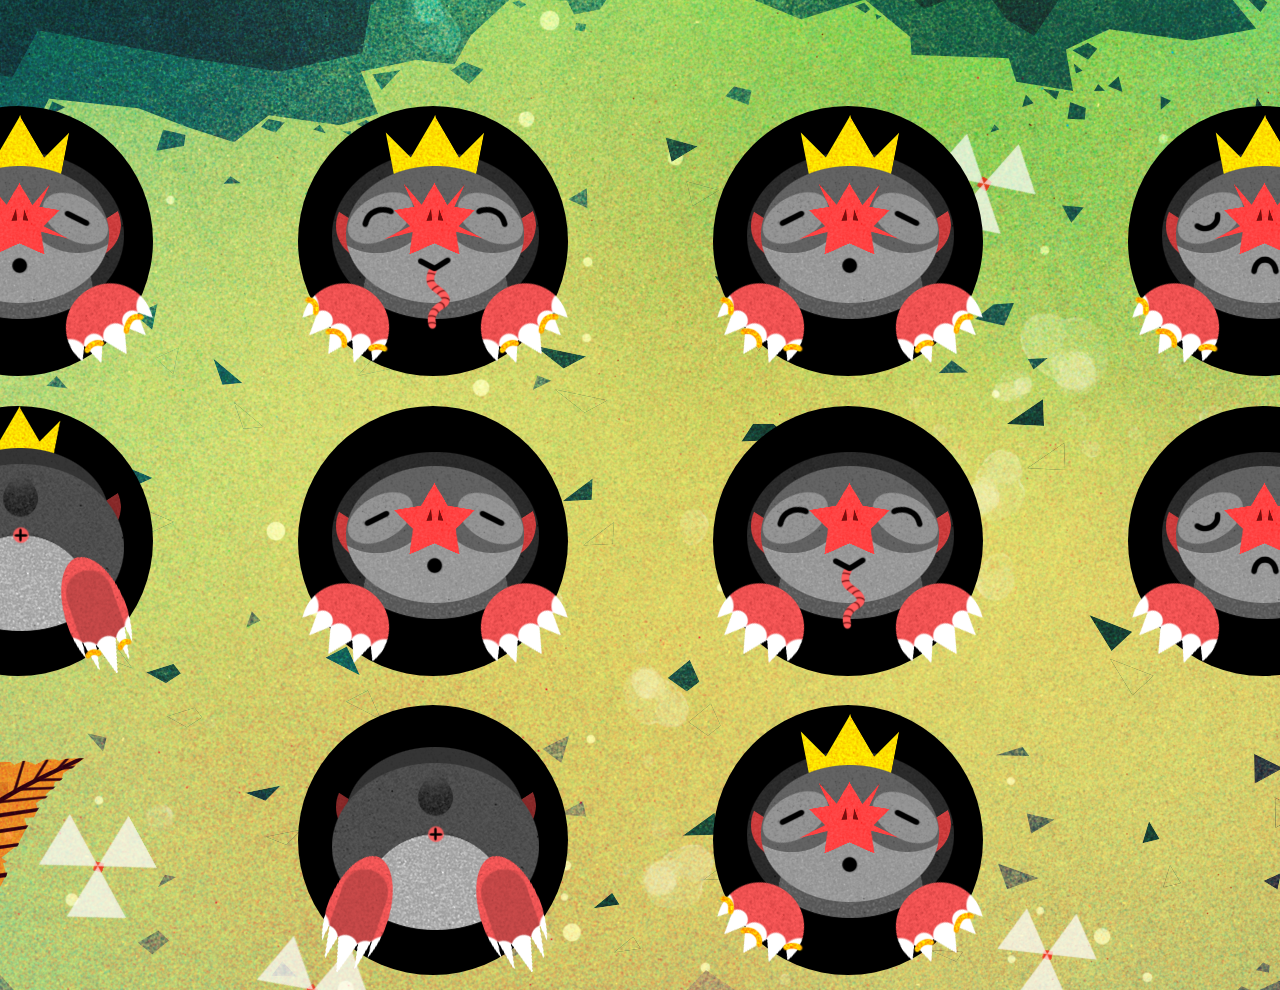
<file: index.html>
<!DOCTYPE html>
<html lang="en">
  <head>
    <meta charset="UTF-8" />
    <meta http-equiv="X-UA-Compatible" content="IE=edge" />
    <meta name="viewport" content="width=device-width, initial-scale=1.0" />
    <title>Feed A Mole Game</title>
    <link rel="stylesheet" href="molegame.css" />
  </head>
  <body>
    <section class="background">
      <div class="worm-box">
        <div style="width: 5%" class="worm-container">
          <img
            class="worm"
            src="./static/mole-game/worm.png"
            alt="worm score meter"
          />
        </div>
      </div>
      <div class="hole-container">
        <div class="hole" id="hole-0">
          <img
            data-index="0"
            src="./static/mole-game/king-mole-hungry.png"
            alt="mole"
            class="mole"
          />
        </div>
      </div>
      <div class="hole-container">
        <div class="hole" id="hole-1">
          <img
            data-index="1"
            src="./static/mole-game/king-mole-fed.png"
            alt="mole"
            class="mole"
          />
        </div>
      </div>
      <div class="hole-container">
        <div class="hole" id="hole-2">
          <img
            data-index="2"
            src="./static/mole-game/king-mole-hungry.png"
            alt="mole"
            class="mole"
          />
        </div>
      </div>
      <div class="hole-container">
        <div class="hole" id="hole-3">
          <img
            data-index="3"
            src="./static/mole-game/king-mole-sad.png"
            alt="mole"
            class="mole"
          />
        </div>
      </div>
      <div class="hole-container">
        <div class="hole" id="hole-4">
          <img
            data-index="4"
            src="./static/mole-game/king-mole-leaving.png"
            alt="mole"
            class="mole"
          />
        </div>
      </div>
      <div class="hole-container">
        <div class="hole" id="hole-5">
          <img
            data-index="5"
            src="./static/mole-game/mole-hungry.png"
            alt="mole"
            class="mole"
          />
        </div>
      </div>
      <div class="hole-container">
        <div class="hole" id="hole-6">
          <img
            data-index="6"
            src="./static/mole-game/mole-fed.png"
            alt="mole"
            class="mole"
          />
        </div>
      </div>
      <div class="hole-container">
        <div class="hole" id="hole-7">
          <img
            data-index="7"
            src="./static/mole-game/mole-sad.png"
            alt="mole"
            class="mole"
          />
        </div>
      </div>
      <div class="hole-container">
        <div class="hole" id="hole-8">
          <img
            data-index="8"
            src="./static/mole-game/mole-leaving.png"
            alt="mole"
            class="mole"
          />
        </div>
      </div>
      <div class="hole-container">
        <div class="hole" id="hole-9">
          <img
            data-index="9"
            src="./static/mole-game/king-mole-hungry.png"
            alt="happy mole"
            class="mole"
          />
        </div>
      </div>
    </section>
    <img
      src="./static/mole-game/win.png"
      alt="Thanks for feeding us!"
      class="win hide"
    />
    <script src="./molegame.js"></script>
  </body>
</html>
</file>
<file: molegame.css>
* {
  box-sizing: border-box;
}

body {
  cursor: url(./static/mole-game/cursor.png), default;
  background-color: yellowgreen;
  display: flex;
  justify-content: center;
  align-items: center;
  padding: 0;
  margin: 0;
  height: 100vh;
}

.background {
  background-image: url(./static/mole-game/background.png);
  background-repeat: no-repeat;
  width: 1920px;
  height: 1080px;
  display: flex;
  flex-wrap: wrap;
  justify-content: center;
  align-items: center;
}

.hole {
  background-color: black;
  border-radius: 50%;
  overflow: visible;
  width: 270px;
  height: 270px;
}

.hole-container {
  width: 25%;
  display: flex;
  justify-content: center;
  align-content: center;
}

.mole {
  position: relative;
  right: 30px;
}

.hungry {
  cursor: url(./static/mole-game/cursor-worm.png), default;
}

.gone,
.hide {
  display: none;
}

.win {
  background-image: url("./static/mole-game/win.png");
}

.worm {
  width: 1660px;
}

.worm-container {
  overflow: hidden;
  transition: width 0.5s ease-in-out;
}

.worm-box {
  width: 1660px;
}
</file>
